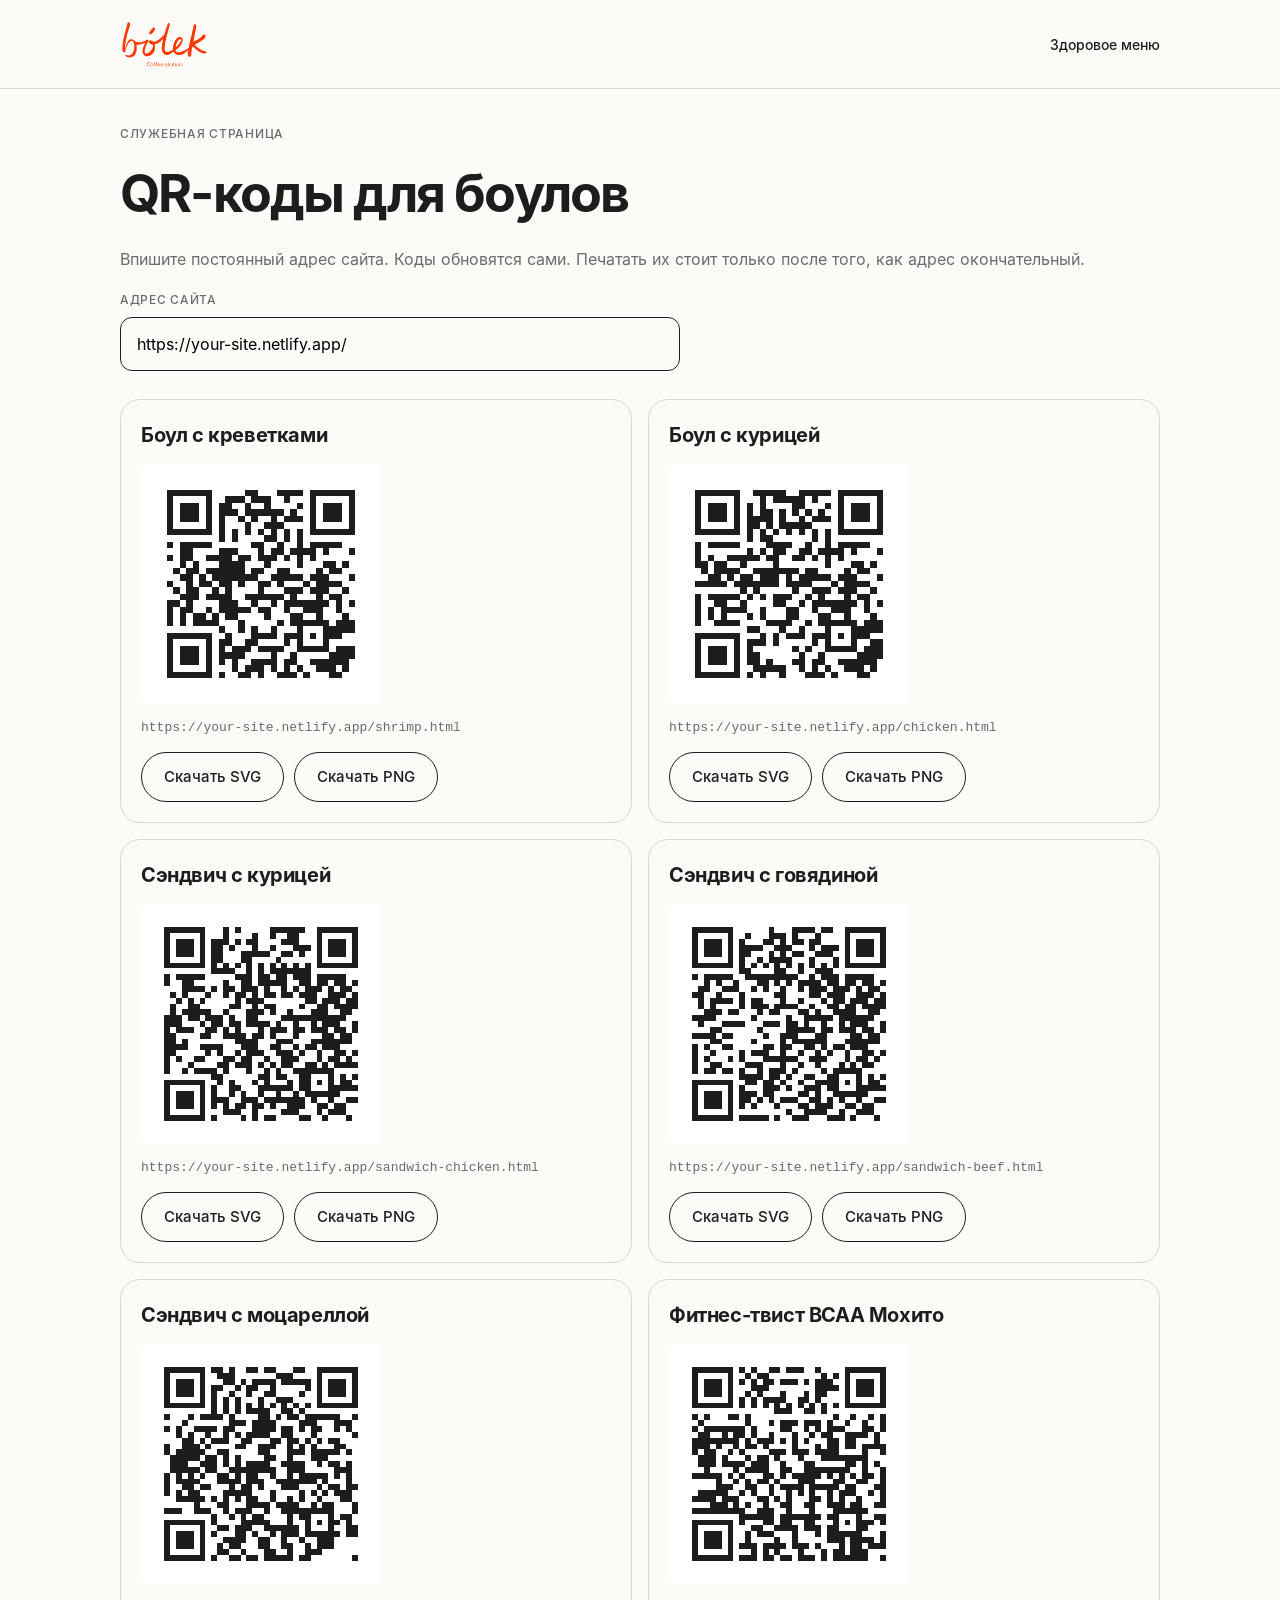
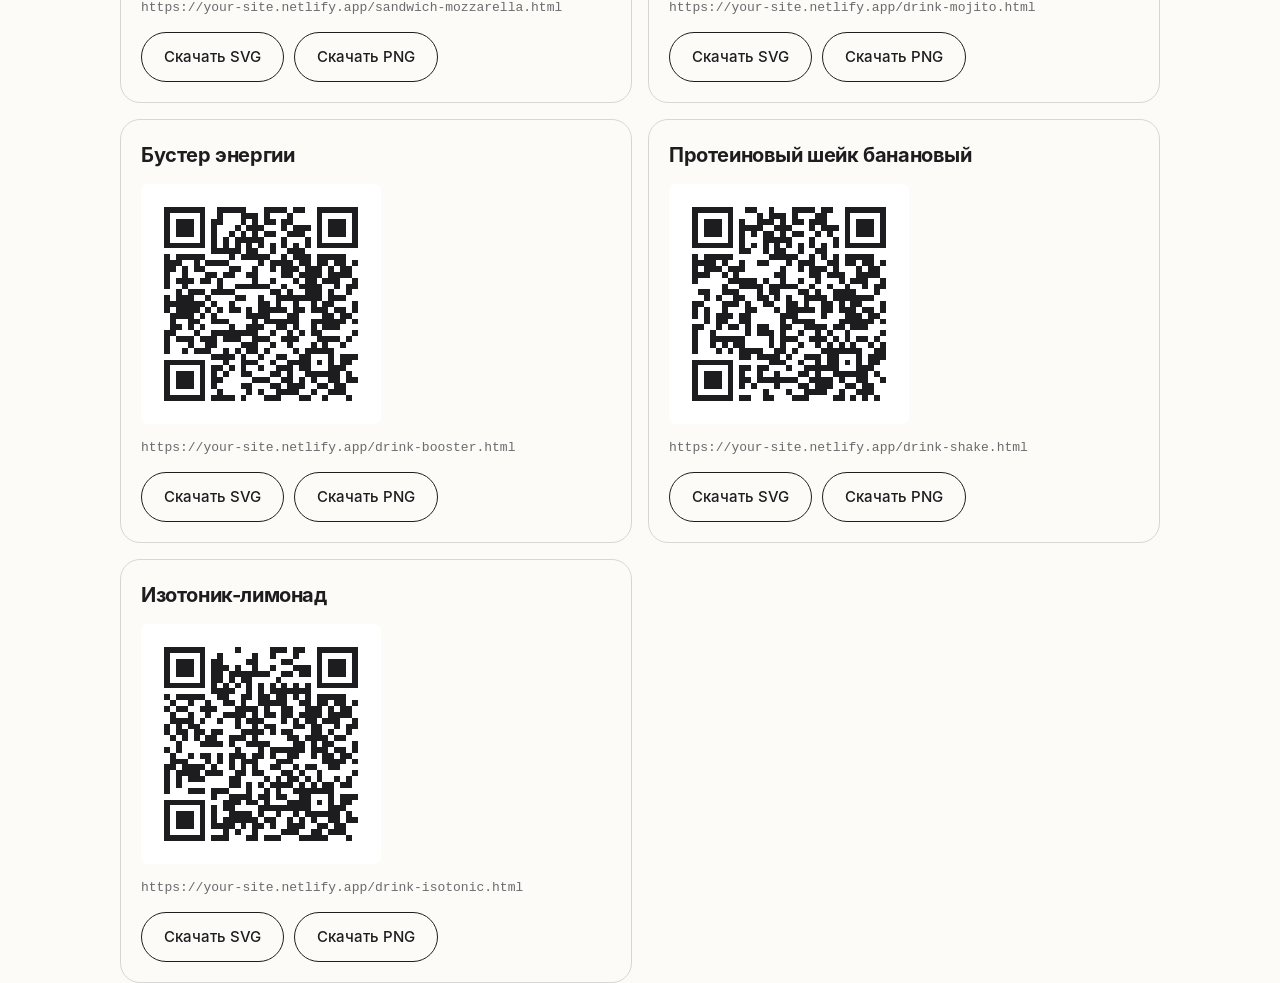
<file: qr.html>
<!DOCTYPE html>
<html lang="ru">
<head>
  <meta charset="utf-8">
  <meta name="viewport" content="width=device-width, initial-scale=1">
  <meta name="robots" content="noindex">
  <title>QR-коды | bólek coffee station</title>
  <link rel="stylesheet" href="css/style.css">
  <style>
    .qr-field { display: flex; flex-direction: column; gap: 8px; margin-top: 20px; max-width: 560px; }
    .qr-field label { font-size: 12px; font-weight: 500; letter-spacing: .06em; text-transform: uppercase; color: var(--muted); }
    .qr-field input { font: inherit; padding: 14px 16px; border: 1px solid var(--ink); border-radius: 12px; background: var(--paper); }
    .qr-grid { display: grid; gap: 16px; margin-top: 28px; }
    .qr-card { border: 1px solid var(--rule); border-radius: var(--radius); padding: 20px; display: grid; gap: 14px; justify-items: start; }
    .qr-card svg { width: 100%; max-width: 240px; height: auto; background: #fff; border-radius: 8px; }
    .qr-card h3 { font-size: 20px; font-weight: 700; letter-spacing: -.02em; }
    .qr-card code { font-size: 13px; color: var(--muted); word-break: break-all; }
    .qr-btns { display: flex; gap: 10px; flex-wrap: wrap; }
    @media (min-width: 700px) { .qr-grid { grid-template-columns: 1fr 1fr; } }
  </style>
</head>
<body>
  <header class="top"><div class="wrap">
    <a class="logo" href="index.html"><img src="img/logo-orange.svg" alt="bólek coffee station"></a>
    <a class="back" href="index.html">Здоровое меню</a>
  </div></header>
  <main class="wrap" style="padding-top:36px">
    <p class="eyebrow">Служебная страница</p>
    <h1 style="font-size:clamp(32px,6vw,52px);font-weight:700;letter-spacing:-.035em;margin-top:12px">QR-коды для боулов</h1>
    <p class="portion">Впишите постоянный адрес сайта. Коды обновятся сами. Печатать их стоит только после того, как адрес окончательный.</p>
    <div class="qr-field">
      <label for="base">Адрес сайта</label>
      <input id="base" type="url" value="https://your-site.netlify.app/" autocomplete="off" spellcheck="false">
    </div>
    <div class="qr-grid" id="grid"></div>
  </main>
  <script src="data/bowls.js"></script>
  <script src="js/qrcode.js"></script>
  <script>
    (function () {
      var grid = document.getElementById("grid"), base = document.getElementById("base");

      function svgFor(url) {
        var q = BolekQR.encode(url), pad = 4, n = q.size + pad * 2, d = "";
        for (var y = 0; y < q.size; y++) for (var x = 0; x < q.size; x++)
          if (q.get(x, y)) d += "M" + (x + pad) + " " + (y + pad) + "h1v1h-1z";
        return '<svg xmlns="http://www.w3.org/2000/svg" viewBox="0 0 ' + n + ' ' + n + '" shape-rendering="crispEdges">' +
               '<rect width="' + n + '" height="' + n + '" fill="#fff"/><path d="' + d + '" fill="#1D1D1F"/></svg>';
      }
      function download(name, blob) {
        var a = document.createElement("a"); a.href = URL.createObjectURL(blob); a.download = name;
        document.body.appendChild(a); a.click(); a.remove();
      }
      function png(svg, name) {
        var img = new Image();
        img.onload = function () {
          var c = document.createElement("canvas"); c.width = c.height = 1200;
          var ctx = c.getContext("2d"); ctx.imageSmoothingEnabled = false; ctx.drawImage(img, 0, 0, 1200, 1200);
          c.toBlob(function (b) { download(name, b); });
        };
        img.src = "data:image/svg+xml;charset=utf-8," + encodeURIComponent(svg);
      }

      function draw() {
        var root = base.value.trim(); if (root && root.slice(-1) !== "/") root += "/";
        grid.innerHTML = "";
        window.BOLEK_BOWLS.forEach(function (b) {
          var url = root + b.slug + ".html", svg;
          try { svg = svgFor(url); } catch (e) { grid.textContent = e.message; return; }
          var card = document.createElement("div"); card.className = "qr-card";
          card.innerHTML = "<h3></h3>" + svg + "<code></code><div class='qr-btns'><button class='btn' data-t='svg'>Скачать SVG</button><button class='btn' data-t='png'>Скачать PNG</button></div>";
          card.querySelector("h3").textContent = b.name;
          card.querySelector("code").textContent = url;
          card.querySelector("[data-t=svg]").onclick = function () { download("qr-" + b.slug + ".svg", new Blob([svg], { type: "image/svg+xml" })); };
          card.querySelector("[data-t=png]").onclick = function () { png(svg, "qr-" + b.slug + ".png"); };
          grid.appendChild(card);
        });
      }
      base.addEventListener("input", draw); draw();
    })();
  </script>
</body>
</html>
</file>
<file: css/style.css>
/* ---------- Шрифт ----------
   Фирменный шрифт Bólek — PP Pangram Sans (платный). Пока лицензии нет, стоит Inter (свободный).
   Когда появятся файлы PP Pangram Sans, положите их в fonts/ и поменяйте четыре строки src ниже.
   Больше нигде ничего менять не нужно: на сайте один шрифт. */
@font-face { font-family: "Bolek Sans"; font-weight: 300; font-display: swap; src: url("../fonts/inter-Light.woff") format("woff"); }
@font-face { font-family: "Bolek Sans"; font-weight: 400; font-display: swap; src: url("../fonts/inter-Regular.woff") format("woff"); }
@font-face { font-family: "Bolek Sans"; font-weight: 500; font-display: swap; src: url("../fonts/inter-Medium.woff") format("woff"); }
@font-face { font-family: "Bolek Sans"; font-weight: 700; font-display: swap; src: url("../fonts/inter-Bold.woff") format("woff"); }

/* ---------- Цвета бренда ---------- */
:root {
  --orange: #FF3802;
  --ink: #1D1D1F;
  --paper: #FCFBF8;
  --sand: #EDE9E4;
  --sky: #D7F0F0;
  --sky-deep: #A9DADA;
  --beige: #E8D9BD;
  --muted: #6B6B6E;
  --rule: rgba(29, 29, 31, 0.16);
  --radius: 20px;
  --gutter: 20px;
  --maxw: 1120px;
}

* { box-sizing: border-box; }
html { -webkit-text-size-adjust: 100%; }
body {
  margin: 0;
  background: var(--paper);
  color: var(--ink);
  font-family: "Bolek Sans", system-ui, sans-serif;
  font-weight: 400;
  font-size: 16px;
  line-height: 1.5;
  -webkit-font-smoothing: antialiased;
}
img, svg { display: block; max-width: 100%; }
a { color: inherit; }
button { font: inherit; color: inherit; }
h1, h2, h3, p { margin: 0; }

.wrap { width: 100%; max-width: var(--maxw); margin: 0 auto; padding: 0 var(--gutter); }

.eyebrow {
  font-size: 12px; font-weight: 500; letter-spacing: 0.06em; text-transform: uppercase;
  color: var(--muted);
}

/* ---------- Шапка ---------- */
.top { border-bottom: 1px solid var(--rule); }
.top .wrap { display: flex; align-items: center; justify-content: space-between; height: 72px; }
.logo img { height: 40px; width: auto; }
.back {
  display: inline-flex; align-items: center; gap: 8px; text-decoration: none;
  font-size: 14px; font-weight: 500; padding: 10px 0;
}
.back svg { width: 18px; height: 18px; transition: transform .2s; }
.back:hover svg { transform: translateX(-3px); }

/* ---------- Страница боула ---------- */
.intro { padding: 36px 0 8px; }
.intro .eyebrow { display: flex; gap: 14px; }
.intro h1 {
  margin-top: 14px;
  font-size: clamp(36px, 8vw, 68px); line-height: 1.02; font-weight: 700; letter-spacing: -0.035em;
}
.portion { margin-top: 14px; color: var(--muted); }
.portion b { color: var(--ink); font-weight: 500; }

[hidden] { display: none !important; }
.layout { display: grid; gap: 28px; padding: 24px 0 8px; }

.seg {
  display: inline-flex; padding: 4px; gap: 4px; background: var(--sand); border-radius: 999px;
}
.seg button {
  border: 0; background: transparent; cursor: pointer; padding: 9px 18px; border-radius: 999px;
  font-size: 14px; font-weight: 500; color: var(--muted); transition: background .2s, color .2s;
}
.seg button[aria-pressed="true"] { background: var(--ink); color: var(--paper); }
.seg button:focus-visible, .btn:focus-visible, .card:focus-visible, .back:focus-visible, .logo:focus-visible {
  outline: 2px solid var(--orange); outline-offset: 3px;
}

.facts { display: grid; grid-template-columns: 1fr 1fr; gap: 10px; margin-top: 16px; }
.fact { border-radius: 16px; padding: 16px 16px 14px; min-height: 112px; display: flex; flex-direction: column; justify-content: space-between; }
.fact .label { font-size: 12px; font-weight: 500; letter-spacing: 0.06em; text-transform: uppercase; opacity: .75; }
.fact .value { font-size: clamp(34px, 9vw, 48px); font-weight: 700; letter-spacing: -0.03em; line-height: 1; font-variant-numeric: tabular-nums; }
.fact .value small { font-size: 15px; font-weight: 500; letter-spacing: 0; margin-left: 4px; opacity: .75; }
.fact--kcal { background: var(--orange); color: #fff; }
.fact--p { background: var(--sky); }
.fact--f { background: var(--beige); }
.fact--c { background: var(--sand); }

.split { margin-top: 22px; }
.split .eyebrow { margin-bottom: 10px; }
.bar { display: flex; height: 10px; border-radius: 999px; overflow: hidden; gap: 2px; }
.bar i { display: block; height: 100%; }
.bar .s-p { background: var(--ink); }
.bar .s-f { background: var(--orange); }
.bar .s-c { background: var(--sky-deep); }
.legend { display: flex; flex-wrap: wrap; gap: 6px 18px; margin-top: 12px; font-size: 14px; }
.legend span { display: inline-flex; align-items: center; gap: 8px; }
.legend i { width: 10px; height: 10px; border-radius: 50%; display: inline-block; }
.legend .s-p { background: var(--ink); }
.legend .s-f { background: var(--orange); }
.legend .s-c { background: var(--sky-deep); }

.actions { margin-top: 24px; }
.btn {
  display: inline-flex; align-items: center; gap: 10px; cursor: pointer;
  border: 1px solid var(--ink); background: transparent; border-radius: 999px; padding: 13px 22px;
  font-size: 15px; font-weight: 500; transition: background .2s, color .2s;
}
.btn svg { width: 18px; height: 18px; }
.btn:hover { background: var(--ink); color: var(--paper); }

.photo { margin: 0; border-radius: var(--radius); overflow: hidden; background: var(--sky); aspect-ratio: 4 / 3; position: relative; }
.photo img { width: 100%; height: 100%; object-fit: cover; }

/* ---------- Состав ---------- */
.section { padding: 44px 0 0; }
.section-head { display: flex; align-items: baseline; justify-content: space-between; gap: 16px; border-top: 1px solid var(--ink); padding-top: 14px; }
.section-head h2 { font-size: clamp(26px, 5vw, 36px); font-weight: 700; letter-spacing: -0.03em; }

table { width: 100%; border-collapse: collapse; margin-top: 8px; font-variant-numeric: tabular-nums; }
th, td { padding: 12px 0; text-align: right; border-bottom: 1px solid var(--rule); font-size: 14px; vertical-align: top; }
th { font-size: 11px; font-weight: 500; letter-spacing: 0.06em; text-transform: uppercase; color: var(--muted); padding-bottom: 8px; }
th:first-child, td:first-child { text-align: left; padding-right: 10px; }
td:not(:first-child), th:not(:first-child) { width: 13%; min-width: 38px; }
td .grams { display: block; color: var(--muted); font-size: 13px; }
.tag {
  display: inline-block; margin-left: 6px; padding: 1px 8px; border: 1px solid var(--orange); color: var(--orange);
  border-radius: 999px; font-size: 11px; font-weight: 500; letter-spacing: 0.02em; vertical-align: 2px; white-space: nowrap;
}
tfoot td { border-bottom: 0; font-weight: 700; font-size: 15px; padding-top: 16px; }
tfoot td:first-child { font-weight: 700; }
tfoot .grams { font-weight: 400; }

.chips { display: flex; flex-wrap: wrap; gap: 8px; margin-top: 16px; }
.chip { background: var(--sand); border-radius: 999px; padding: 7px 16px; font-size: 14px; font-weight: 500; }
.note { margin-top: 12px; color: var(--muted); font-size: 14px; max-width: 56ch; }

/* ---------- Карточки блюд (главная и «другой боул») ---------- */
.cards { display: grid; gap: 16px; margin-top: 20px; }
.card {
  display: grid; grid-template-columns: 112px 1fr auto; gap: 16px; align-items: center;
  text-decoration: none; border: 1px solid var(--rule); border-radius: var(--radius); padding: 12px; background: var(--paper);
  transition: border-color .2s, transform .2s;
}
.card:hover { border-color: var(--ink); }
.card:not(.has-photo) { grid-template-columns: 1fr auto; }
.card .thumb { aspect-ratio: 1; border-radius: 12px; background: var(--sky); overflow: hidden; position: relative; }
.card .thumb img { width: 100%; height: 100%; object-fit: cover; }
.card h3 { font-size: 20px; font-weight: 700; letter-spacing: -0.02em; line-height: 1.15; }
.card .meta { margin-top: 6px; font-size: 14px; color: var(--muted); font-variant-numeric: tabular-nums; }
.card .go { width: 40px; height: 40px; border-radius: 50%; border: 1px solid var(--rule); display: grid; place-items: center; margin-right: 6px; transition: background .2s, color .2s, border-color .2s; }
.card .go svg { width: 18px; height: 18px; }
.card:hover .go { background: var(--orange); border-color: var(--orange); color: #fff; }

/* ---------- Главная ---------- */
.hero-home { background: var(--orange); color: var(--paper); }
.hero-home .wrap { padding-top: 22px; padding-bottom: 28px; min-height: 380px; display: flex; flex-direction: column; justify-content: space-between; }
.hero-home .logo img { height: 40px; }
.hero-home h1 { font-size: clamp(52px, 15vw, 128px); line-height: 0.92; font-weight: 700; letter-spacing: -0.045em; margin-top: 56px; }
.hero-home p { margin-top: 20px; max-width: 44ch; font-size: 18px; line-height: 1.4; font-weight: 300; }
.home-body { padding-top: 36px; }

/* ---------- Подвал ---------- */
.foot { margin-top: 64px; border-top: 1px solid var(--rule); }
.foot .wrap { padding-top: 22px; padding-bottom: 36px; display: grid; gap: 10px; color: var(--muted); font-size: 13px; }
.foot strong { color: var(--ink); font-weight: 500; }

/* ---------- Уведомление «Скопировано» ---------- */
.toast {
  position: fixed; left: 50%; bottom: 24px; transform: translate(-50%, 20px); opacity: 0; pointer-events: none;
  background: var(--ink); color: var(--paper); padding: 12px 20px; border-radius: 999px; font-size: 14px; font-weight: 500;
  transition: opacity .25s, transform .25s; z-index: 10;
}
.toast.show { opacity: 1; transform: translate(-50%, 0); }

noscript p { padding: 24px var(--gutter); text-align: center; }

/* ---------- Широкие экраны ---------- */
@media (min-width: 900px) {
  :root { --gutter: 40px; }
  .top .wrap { height: 88px; }
  .logo img { height: 48px; }
  .intro { padding-top: 56px; }
  .layout.has-photo { grid-template-columns: 1.05fr 0.95fr; gap: 64px; padding-top: 36px; align-items: start; }
  .photo { aspect-ratio: 4 / 5; position: sticky; top: 24px; }
  .fact { min-height: 132px; padding: 20px 20px 16px; }
  th, td { font-size: 15px; padding: 14px 0; }
  .cards { grid-template-columns: 1fr 1fr; gap: 24px; }
  .card { grid-template-columns: 1fr; padding: 14px; gap: 18px; }
  .card .thumb { aspect-ratio: 4 / 3; }
  .card .row { display: flex; align-items: center; justify-content: space-between; gap: 12px; padding: 0 6px 6px; }
  .card .go { margin: 0; }
  .hero-home .wrap { min-height: 460px; padding-top: 32px; }
}
@media (max-width: 899px) {
  .card .row { display: contents; }
}
@media (prefers-reduced-motion: reduce) {
  * { transition: none !important; }
}

.col-main { max-width: 560px; }

.seg button { padding: 11px 18px; }
@media (max-width: 380px) {
  :root { --gutter: 16px; }
  th, td { font-size: 13px; }
  td:not(:first-child), th:not(:first-child) { width: 14.5%; min-width: 0; }
  td:first-child { padding-right: 6px; }
  th { font-size: 10px; letter-spacing: 0.03em; }
}

.controls { display: flex; flex-wrap: wrap; gap: 14px 20px; align-items: flex-end; }
.ctl { display: flex; flex-direction: column; gap: 6px; }
tr.off td { opacity: .35; }
tr.off td:first-child { text-decoration: line-through; }
tr.off .tag { text-decoration: none; }

.home-body .cards + .eyebrow { margin-top: 44px; }

/* переключатель из 3+ вариантов (молоко): на узком экране переносится */
.seg.many { flex-wrap: wrap; border-radius: 24px; }
.seg.many button { padding: 9px 14px; }
</file>
